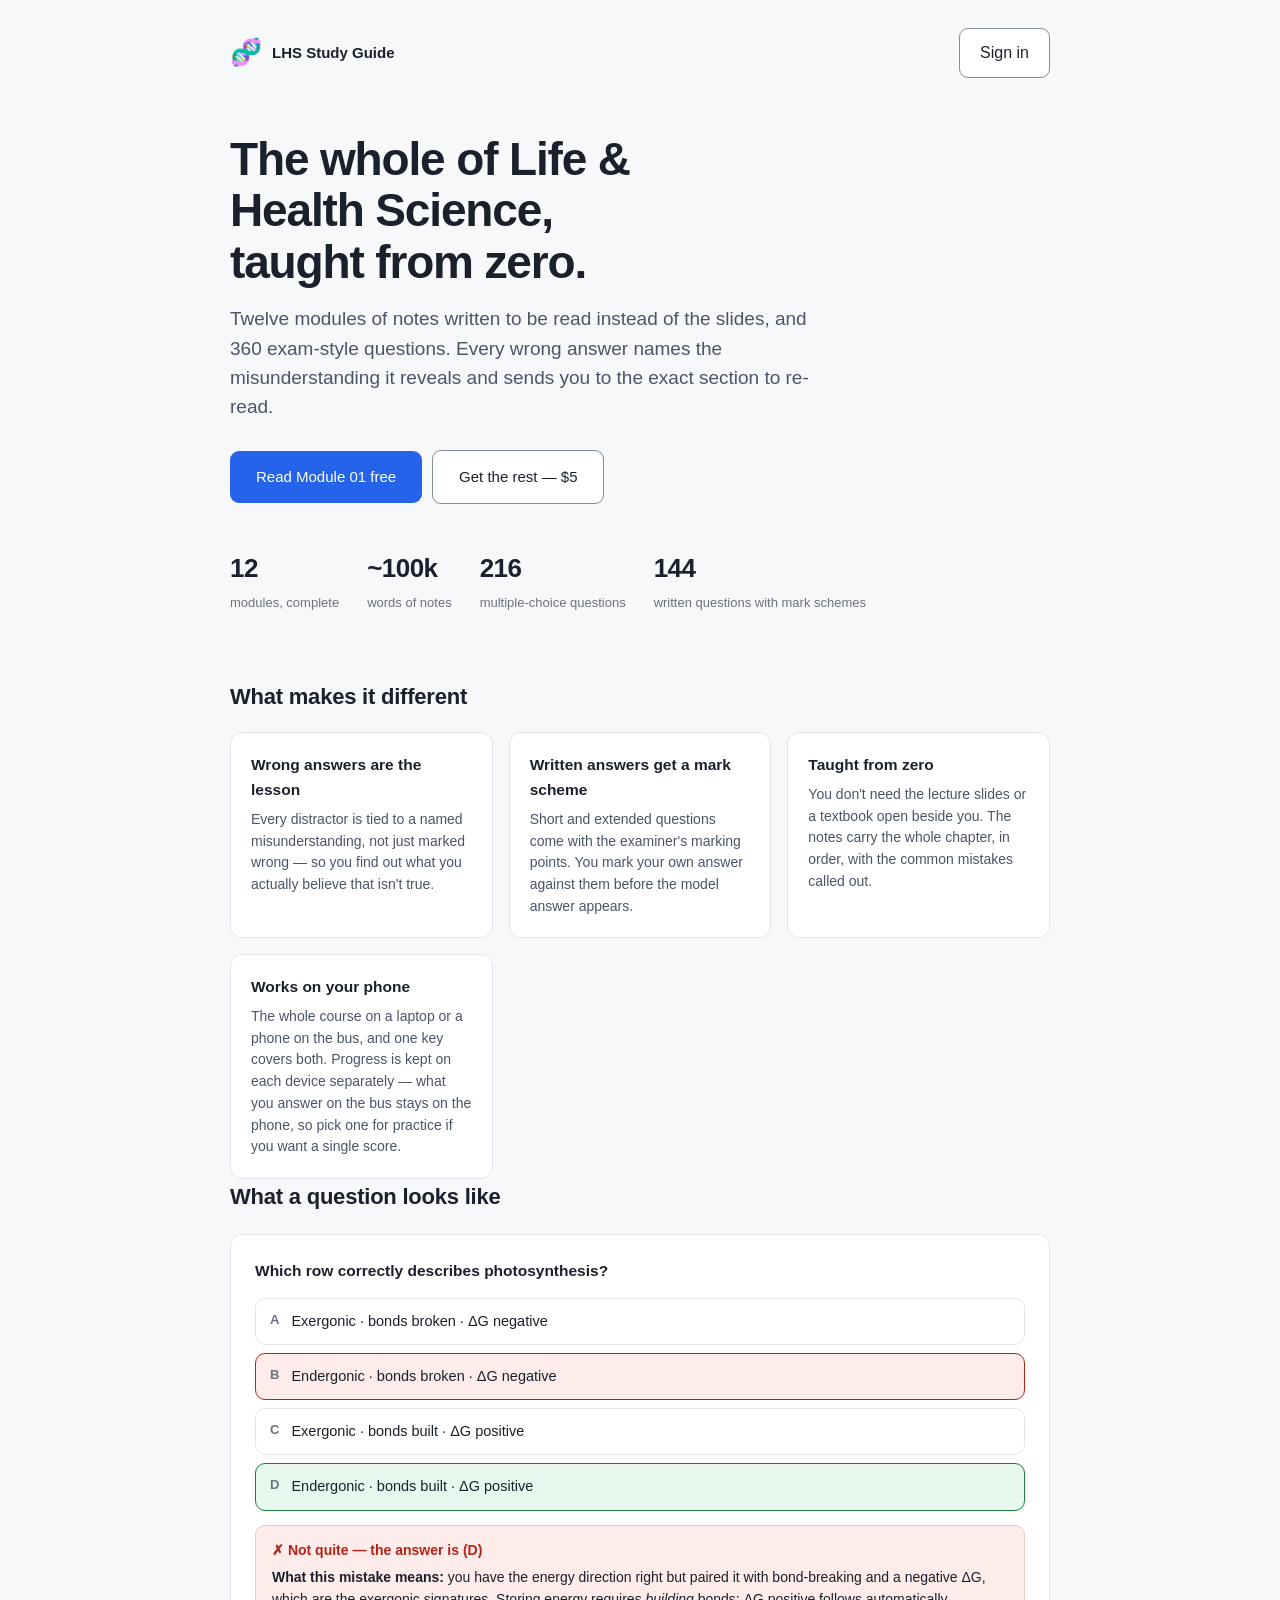
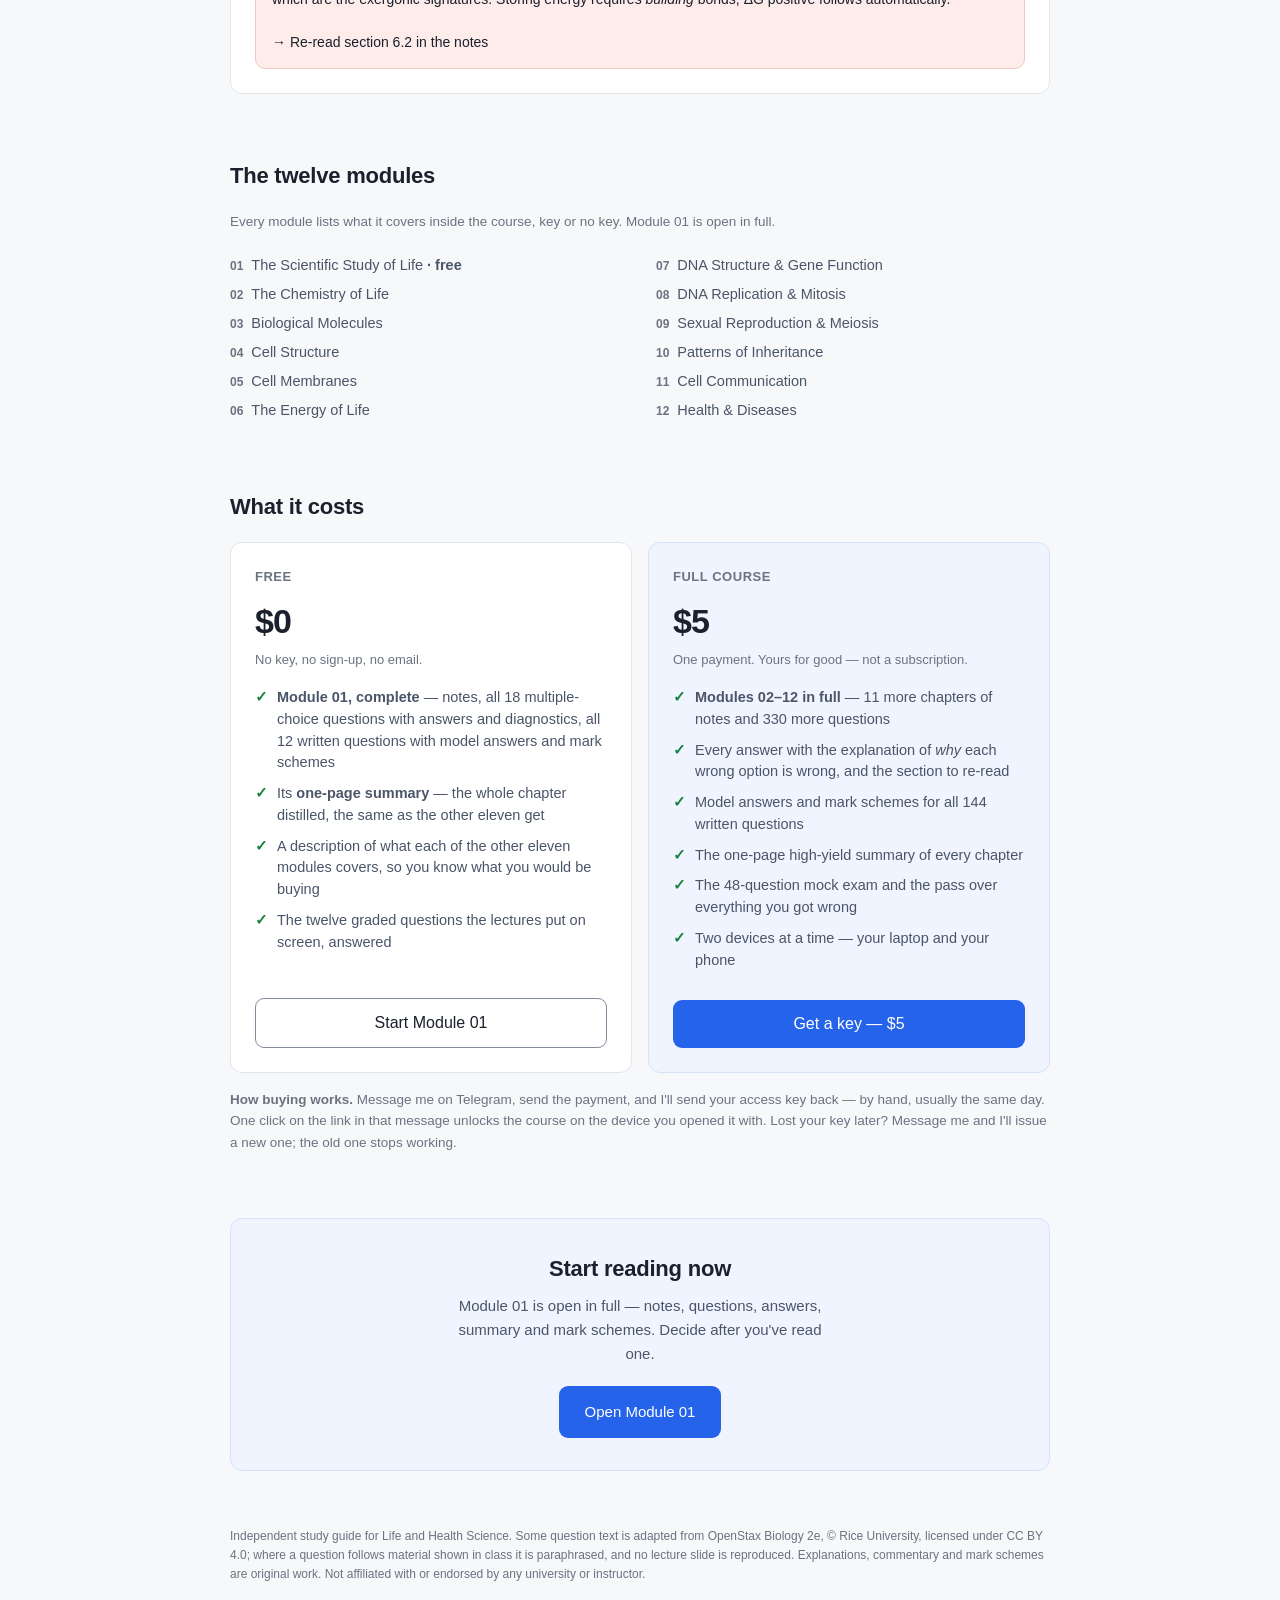
<file: index.html>
<!DOCTYPE html>
<html lang="en">
<head>
  <meta charset="UTF-8">
  <meta name="viewport" content="width=device-width, initial-scale=1.0">
  <title>Life &amp; Health Science — the whole course, taught from zero</title>
  <!-- The link-preview card. Generated: see apply-config.py. -->
  <!--gen:og--><meta property="og:type" content="website">
    <meta property="og:site_name" content="LHS Study Guide">
    <meta property="og:title" content="Life &amp; Health Science — the whole course, taught from zero">
    <meta property="og:description" content="Twelve modules of Life &amp; Health Science notes and 360 exam-style questions. Module 01 is free in full; the other eleven are $5 once. Every wrong answer tells you which misunderstanding it reveals and exactly what to re-read.">
    <meta property="og:url" content="https://danypak1.github.io/lhs/">
    <meta property="og:image" content="https://danypak1.github.io/lhs/og.png?v=46">
    <meta property="og:image:width" content="1200">
    <meta property="og:image:height" content="630">
    <meta property="og:image:alt" content="LHS Study Guide — Life &amp; Health Science">
    <meta name="twitter:card" content="summary_large_image">
    <meta name="twitter:title" content="Life &amp; Health Science — the whole course, taught from zero">
    <meta name="twitter:description" content="Twelve modules of Life &amp; Health Science notes and 360 exam-style questions. Module 01 is free in full; the other eleven are $5 once. Every wrong answer tells you which misunderstanding it reveals and exactly what to re-read.">
    <meta name="twitter:image" content="https://danypak1.github.io/lhs/og.png?v=46"><!--/gen-->
  <meta name="description" content="Twelve modules of Life &amp; Health Science notes and 360 exam-style questions. Module 01 is free in full; the other eleven are $5 once. Every wrong answer tells you which misunderstanding it reveals and exactly what to re-read.">
  <link rel="stylesheet" href="styles.css?v=46">
  <link rel="icon" href="data:image/svg+xml,<svg xmlns='http://www.w3.org/2000/svg' viewBox='0 0 100 100'><text y='.9em' font-size='90'>🧬</text></svg>">
  <!-- Honour the theme the student picked inside the app. In <head> and inline so
       the page never paints the wrong theme first. -->
  <script>
    /* This page used to be landing.html and the app used to be index.html; they
       swapped when the price moved to the front door. Anything still holding an
       old link — a bookmark, a message, an unlock link — arrives here with the
       app's hash, so hand it straight on rather than showing a sales page to
       someone who was trying to open a chapter. */
    if (/^#\/./.test(location.hash)) {
      location.replace("course.html" + location.hash);
    }
    try {
      var t = localStorage.getItem("lhs-theme");
      if (t && t !== "system") document.documentElement.setAttribute("data-theme", t);
    } catch (e) { /* private mode — fall back to the OS preference */ }
  </script>
  <style>
    /* Landing-only layout. It reuses the app's tokens, so it follows the same
       light/dark theme, but it has no sidebar and no app chrome. */
    body { background: var(--bg); }
    .lp { max-width: 900px; margin: 0 auto; padding: 28px clamp(20px, 5vw, 40px) 80px; }
    .lp-nav { display: flex; align-items: center; gap: 10px; margin-bottom: 56px; }
    .lp-nav strong { font-size: 15px; }
    .lp-nav .lp-actions { margin-left: auto; display: flex; gap: 10px; align-items: center; }
    .hero h1 {
      font-size: clamp(30px, 5.5vw, 46px);
      line-height: 1.12;
      letter-spacing: -0.025em;
      margin: 0 0 16px;
      max-width: 17ch;
    }
    .hero p.lede {
      font-size: clamp(16px, 2vw, 19px);
      line-height: 1.55;
      color: var(--ink-soft);
      max-width: 56ch;
      margin: 0 0 28px;
    }
    .hero .row-gap { margin-top: 0; align-items: center; }
    .btn.big { padding: 14px 26px; font-size: 15px; }
    .facts { display: flex; flex-wrap: wrap; gap: 28px; margin: 44px 0 64px; }
    .fact strong { display: block; font-size: 26px; letter-spacing: -0.02em; }
    .fact span { font-size: 13px; color: var(--ink-faint); }
    .lp h2 { font-size: 22px; letter-spacing: -0.01em; margin: 0 0 18px; }
    .feature-grid { display: grid; grid-template-columns: repeat(auto-fit, minmax(240px, 1fr)); gap: 16px; }
    .feature {
      background: var(--panel);
      border: 1px solid var(--line);
      border-radius: var(--radius);
      padding: 20px;
    }
    .feature h3 { margin: 0 0 6px; font-size: 15.5px; }
    .feature p { margin: 0; font-size: 14px; line-height: 1.55; color: var(--ink-soft); }
    .demo {
      background: var(--panel);
      border: 1px solid var(--line);
      border-radius: var(--radius);
      padding: 24px;
      margin: 20px 0 64px;
    }
    .demo .demo-q { font-weight: 600; font-size: 15.5px; margin: 0 0 14px; }
    .demo .demo-opt {
      border: 1.5px solid var(--line);
      border-radius: 10px;
      padding: 11px 14px;
      font-size: 14.5px;
      margin-bottom: 8px;
      display: flex;
      gap: 12px;
    }
    .demo .demo-opt .l { font-weight: 700; color: var(--ink-faint); font-size: 13px; }
    .demo .demo-opt.picked { border-color: var(--red); background: var(--red-soft); }
    .demo .demo-opt.right { border-color: var(--green); background: var(--green-soft); }
    .demo .demo-fb {
      background: var(--red-soft);
      border: 1px solid var(--red-line);
      border-radius: 10px;
      padding: 14px 16px;
      font-size: 14px;
      line-height: 1.55;
      margin-top: 14px;
    }
    .demo .demo-fb .v { font-weight: 700; color: var(--red); display: block; margin-bottom: 6px; }
    .module-list { columns: 2; column-gap: 32px; font-size: 14.5px; line-height: 2; margin: 0 0 64px; padding: 0; list-style: none; }
    .module-list li { break-inside: avoid; color: var(--ink-soft); }
    .module-list .n { color: var(--ink-faint); font-size: 12px; font-weight: 600; margin-right: 8px; }
    .cta {
      background: var(--accent-soft);
      border: 1px solid var(--accent-line);
      border-radius: var(--radius);
      padding: 32px;
      text-align: center;
    }
    .cta h2 { margin-bottom: 8px; }
    .cta p { color: var(--ink-soft); margin: 0 auto 20px; max-width: 46ch; font-size: 15px; }
    /* Pricing. Two panels: what costs nothing, and what the configured price buys. The free one
       comes first — a stranger has no reason to trust a price before they have
       read a word of the thing. */
    .price-grid { display: grid; grid-template-columns: repeat(auto-fit, minmax(260px, 1fr)); gap: 16px; margin-bottom: 16px; }
    .price-card {
      background: var(--panel);
      border: 1px solid var(--line);
      border-radius: var(--radius);
      padding: 24px;
      display: flex;
      flex-direction: column;
    }
    .price-card.paid { background: var(--accent-soft); border-color: var(--accent-line); }
    .price-card .tier { font-size: 13px; font-weight: 600; letter-spacing: 0.04em; text-transform: uppercase; color: var(--ink-faint); }
    .price-card .amount { font-size: 34px; letter-spacing: -0.03em; margin: 6px 0 2px; font-weight: 700; }
    .price-card .terms { font-size: 13px; color: var(--ink-faint); margin: 0 0 16px; }
    .price-card ul { margin: 0 0 20px; padding: 0; list-style: none; font-size: 14.5px; line-height: 1.5; }
    /* Not display:flex on the li: any <strong> or <em> inside the sentence would
       become a flex item of its own and break the line into columns. Absolute
       tick, ordinary text flow. */
    .price-card li { position: relative; padding-left: 22px; margin-bottom: 9px; color: var(--ink-soft); }
    .price-card li::before {
      content: "✓";
      position: absolute;
      left: 0;
      top: 0;
      color: var(--green);
      font-weight: 700;
    }
    .price-card .btn { margin-top: auto; text-align: center; }
    .buy-how { font-size: 13.5px; color: var(--ink-faint); line-height: 1.6; margin: 0 0 64px; }
    .lp-foot { margin-top: 56px; font-size: 12px; color: var(--ink-faint); line-height: 1.6; }
    @media (max-width: 640px) {
      .module-list { columns: 1; }
      .lp-nav { margin-bottom: 32px; }
      /* The page is read on a phone before it is read anywhere else. Full-width
         buttons, facts in a tidy 2×2 instead of a ragged wrap, and padding that
         clears the notch and the home indicator. */
      .lp {
        padding-left: max(20px, env(safe-area-inset-left));
        padding-right: max(20px, env(safe-area-inset-right));
        padding-bottom: calc(64px + env(safe-area-inset-bottom));
      }
      .hero .row-gap { display: grid; gap: 10px; }
      .hero .row-gap .btn { text-align: center; }
      .btn.big { padding: 15px 26px; }
      .facts { display: grid; grid-template-columns: 1fr 1fr; gap: 22px 16px; margin: 36px 0 52px; }
      .cta { padding: 26px 20px; }
      .price-card, .demo, .feature { padding: 18px; }
    }
  </style>
</head>
<body>
  <a class="skip-link" href="#lp-main">Skip to content</a>
  <div class="lp">
    <nav class="lp-nav" aria-label="Site">
      <span class="brand-icon">🧬</span>
      <strong>LHS Study Guide</strong>
      <span class="lp-actions">
        <a class="btn secondary" href="course.html#/login">Sign in</a>
      </span>
    </nav>

    <header class="hero" id="lp-main" tabindex="-1">
      <h1>The whole of Life &amp; Health Science, taught from zero.</h1>
      <p class="lede">Twelve modules of notes written to be read instead of the slides, and
        360 exam-style questions. Every wrong answer names the misunderstanding it reveals
        and sends you to the exact section to re-read.</p>
      <div class="row-gap">
        <a class="btn big" href="course.html#/ch01/learn">Read Module 01 free</a>
        <a class="btn secondary big" href="#price">Get the rest — $5</a>
      </div>
    </header>

    <div class="facts">
      <div class="fact"><strong>12</strong><span>modules, complete</span></div>
      <div class="fact"><strong>~100k</strong><span>words of notes</span></div>
      <div class="fact"><strong>216</strong><span>multiple-choice questions</span></div>
      <div class="fact"><strong>144</strong><span>written questions with mark schemes</span></div>
    </div>

    <h2>What makes it different</h2>
    <div class="feature-grid">
      <div class="feature">
        <h3>Wrong answers are the lesson</h3>
        <p>Every distractor is tied to a named misunderstanding, not just marked wrong — so
          you find out what you actually believe that isn't true.</p>
      </div>
      <div class="feature">
        <h3>Written answers get a mark scheme</h3>
        <p>Short and extended questions come with the examiner's marking points. You mark
          your own answer against them before the model answer appears.</p>
      </div>
      <div class="feature">
        <h3>Taught from zero</h3>
        <p>You don't need the lecture slides or a textbook open beside you. The notes carry
          the whole chapter, in order, with the common mistakes called out.</p>
      </div>
      <div class="feature">
        <h3>Works on your phone</h3>
        <p>The whole course on a laptop or a phone on the bus, and one key covers both.
          Progress is kept on each device separately — what you answer on the bus stays on
          the phone, so pick one for practice if you want a single score.</p>
      </div>
    </div>

    <h2>What a question looks like</h2>
    <div class="demo">
      <p class="demo-q">Which row correctly describes photosynthesis?</p>
      <div class="demo-opt"><span class="l">A</span><span>Exergonic · bonds broken · ΔG negative</span></div>
      <div class="demo-opt picked"><span class="l">B</span><span>Endergonic · bonds broken · ΔG negative</span></div>
      <div class="demo-opt"><span class="l">C</span><span>Exergonic · bonds built · ΔG positive</span></div>
      <div class="demo-opt right"><span class="l">D</span><span>Endergonic · bonds built · ΔG positive</span></div>
      <div class="demo-fb">
        <span class="v">✗ Not quite — the answer is (D)</span>
        <strong>What this mistake means:</strong> you have the energy direction right but paired
        it with bond-breaking and a negative ΔG, which are the exergonic signatures. Storing
        energy requires <em>building</em> bonds; ΔG positive follows automatically.
        <br><br>→ Re-read section 6.2 in the notes
      </div>
    </div>

    <h2>The twelve modules</h2>
    <p class="buy-how" style="margin-bottom:18px">Every module lists what it covers inside the
      course, key or no key. Module 01 is open in full.</p>
    <ul class="module-list">
      <li><span class="n">01</span>The Scientific Study of Life <strong>· free</strong></li>
      <li><span class="n">02</span>The Chemistry of Life</li>
      <li><span class="n">03</span>Biological Molecules</li>
      <li><span class="n">04</span>Cell Structure</li>
      <li><span class="n">05</span>Cell Membranes</li>
      <li><span class="n">06</span>The Energy of Life</li>
      <li><span class="n">07</span>DNA Structure &amp; Gene Function</li>
      <li><span class="n">08</span>DNA Replication &amp; Mitosis</li>
      <li><span class="n">09</span>Sexual Reproduction &amp; Meiosis</li>
      <li><span class="n">10</span>Patterns of Inheritance</li>
      <li><span class="n">11</span>Cell Communication</li>
      <li><span class="n">12</span>Health &amp; Diseases</li>
    </ul>

    <h2 id="price">What it costs</h2>
    <div class="price-grid">
      <div class="price-card">
        <span class="tier">Free</span>
        <span class="amount">$0</span>
        <p class="terms">No key, no sign-up, no email.</p>
        <ul>
          <li><strong>Module 01, complete</strong> — notes, all 18 multiple-choice questions
            with answers and diagnostics, all 12 written questions with model answers and
            mark schemes</li>
          <li>Its <strong>one-page summary</strong> — the whole chapter distilled, the same as
            the other eleven get</li>
          <li>A description of what each of the other eleven modules covers, so you know what
            you would be buying</li>
          <li>The twelve graded questions the lectures put on screen, answered</li>
        </ul>
        <a class="btn secondary" href="course.html#/ch01/learn">Start Module 01</a>
      </div>
      <div class="price-card paid">
        <span class="tier">Full course</span>
        <span class="amount">$5</span>
        <p class="terms">One payment. Yours for good — not a subscription.</p>
        <ul>
          <li><strong>Modules 02–12 in full</strong> — 11 more chapters of notes and 330 more
            questions</li>
          <li>Every answer with the explanation of <em>why</em> each wrong option is wrong,
            and the section to re-read</li>
          <li>Model answers and mark schemes for all 144 written questions</li>
          <li>The one-page high-yield summary of every chapter</li>
          <li>The 48-question mock exam and the pass over everything you got wrong</li>
          <li>Two devices at a time — your laptop and your phone</li>
        </ul>
        <a class="btn" href="https://t.me/danypak?text=Hi%21%20I%27d%20like%20a%20key%20for%20LHS%20Study%20Guide%20%28%245%29." target="_blank" rel="noopener">Get a key — $5</a>
      </div>
    </div>
    <p class="buy-how">
      <strong>How buying works.</strong> Message me on Telegram, send the payment, and I'll send
      your access key back — by hand, usually the same day. One click on the link in that message
      unlocks the course on the device you opened it with. Lost your key later? Message me and
      I'll issue a new one; the old one stops working.
    </p>

    <div class="cta">
      <h2>Start reading now</h2>
      <p>Module 01 is open in full — notes, questions, answers, summary and mark schemes.
        Decide after you've read one.</p>
      <a class="btn big" href="course.html#/ch01/learn">Open Module 01</a>
    </div>

    <p class="lp-foot">
      <!--gen:attribution-->Independent study guide for Life and Health Science. Some question text is adapted from OpenStax Biology 2e, © Rice University, licensed under CC BY 4.0; where a question follows material shown in class it is paraphrased, and no lecture slide is reproduced. Explanations, commentary and mark schemes are original work. Not affiliated with or endorsed by any university or instructor.<!--/gen-->
    </p>
  </div>
  <!--gen:beacon--><script>
    /* Two counts, no identity: the page was opened, and a link to the
       chat was followed. Once per browser session, never awaited, and
       wrapped so that a counter can never break the page it measures. */
    (function () {
      var W = "https://lhs-api.danypak.workers.dev", C = "lhs";
      function ping(kind) {
        try {
          var k = "beacon:" + C + ":" + kind;
          if (sessionStorage.getItem(k)) return;
          sessionStorage.setItem(k, "1");
        } catch (e) { /* private mode: count it, do not dedupe it */ }
        try {
          fetch(W + "/beacon", { method: "POST",
            headers: { "Content-Type": "application/json" },
            body: JSON.stringify({ course: C, kind: kind, surface: "landing" }),
            keepalive: true }).catch(function () {});
        } catch (e) {}
      }
      ping("visit");
      document.addEventListener("click", function (e) {
        var a = e.target.closest && e.target.closest('a[href*="t.me/"]');
        if (a) ping("buy_click");
      }, true);
    }());
  </script><!--/gen-->
</body>
</html>
</file>
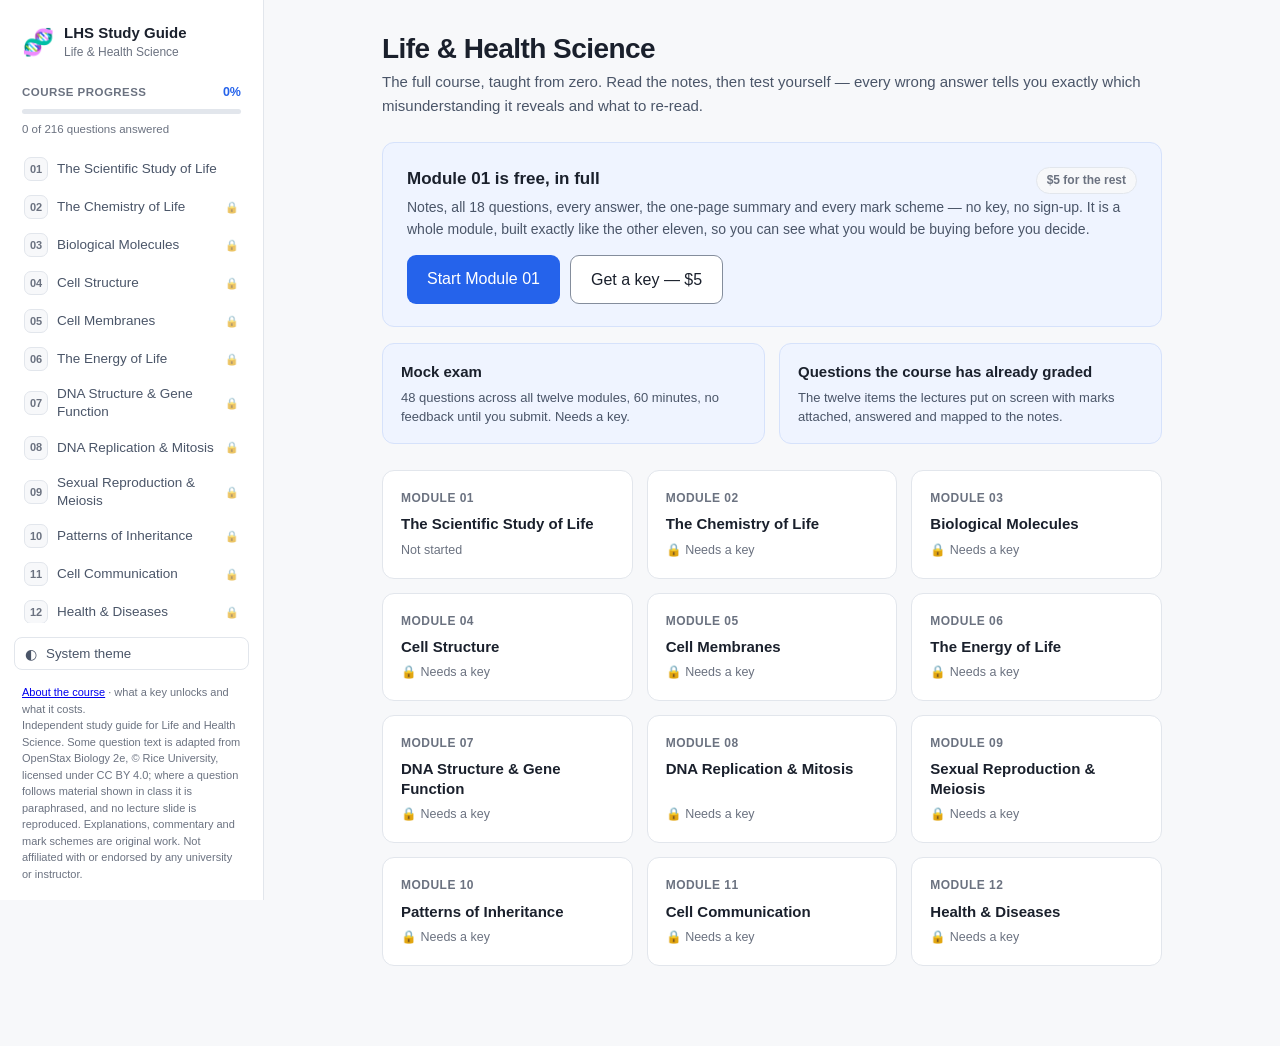
<file: course.html>
<!DOCTYPE html>
<html lang="en">
<head>
  <meta charset="UTF-8">
  <meta name="viewport" content="width=device-width, initial-scale=1.0">
  <title>LHS Study Guide — Interactive</title>
  <!-- The link-preview card. Generated: see apply-config.py. -->
  <!--gen:og--><meta property="og:type" content="website">
    <meta property="og:site_name" content="LHS Study Guide">
    <meta property="og:title" content="Life &amp; Health Science — the whole course, taught from zero">
    <meta property="og:description" content="Twelve modules of Life &amp; Health Science notes and 360 exam-style questions. Module 01 is free in full; the other eleven are $5 once. Every wrong answer tells you which misunderstanding it reveals and exactly what to re-read.">
    <meta property="og:url" content="https://danypak1.github.io/lhs/">
    <meta property="og:image" content="https://danypak1.github.io/lhs/og.png?v=46">
    <meta property="og:image:width" content="1200">
    <meta property="og:image:height" content="630">
    <meta property="og:image:alt" content="LHS Study Guide — Life &amp; Health Science">
    <meta name="twitter:card" content="summary_large_image">
    <meta name="twitter:title" content="Life &amp; Health Science — the whole course, taught from zero">
    <meta name="twitter:description" content="Twelve modules of Life &amp; Health Science notes and 360 exam-style questions. Module 01 is free in full; the other eleven are $5 once. Every wrong answer tells you which misunderstanding it reveals and exactly what to re-read.">
    <meta name="twitter:image" content="https://danypak1.github.io/lhs/og.png?v=46"><!--/gen-->
  <!-- ?v= is a cache buster. BUMP IT on every deploy, or returning students keep the
       old JS/CSS and newly published modules stay invisible to them. -->
  <link rel="stylesheet" href="styles.css?v=46">
  <link rel="icon" href="data:image/svg+xml,<svg xmlns='http://www.w3.org/2000/svg' viewBox='0 0 100 100'><text y='.9em' font-size='90'>🧬</text></svg>">
</head>
<body>
  <button class="skip-link" id="skip-link">Skip to content</button>
  <!-- Mobile only (<900px). On desktop the sidebar is always visible and this bar
       is display:none, so the same nav markup serves both layouts. -->
  <header class="topbar">
    <button class="icon-btn" id="nav-toggle" aria-label="Open module list"
            aria-expanded="false" aria-controls="sidebar">
      <svg viewBox="0 0 24 24" aria-hidden="true"><path d="M3 6h18M3 12h18M3 18h18"/></svg>
    </button>
    <a class="topbar-title" id="topbar-title" href="#/">LHS Study Guide</a>
    <a class="topbar-ring" id="topbar-ring" href="#/" title="Course progress"><span></span></a>
  </header>
  <div class="scrim" id="scrim" hidden></div>
  <div class="layout">
    <aside class="sidebar" id="sidebar" aria-label="Modules">
      <a class="brand" href="#/">
        <span class="brand-icon">🧬</span>
        <span>
          <strong>LHS Study Guide</strong>
          <small>Life &amp; Health Science</small>
        </span>
      </a>
      <div id="course-progress" class="course-progress"></div>
      <nav id="module-nav"></nav>
      <button class="theme-toggle" id="theme-toggle">
        <span class="theme-ico" id="theme-ico" aria-hidden="true">◐</span>
        <span id="theme-label">System theme</span>
      </button>
      <div class="sidebar-foot">
        <a href="index.html">About the course</a> · what a key unlocks and what it costs.<br>
        <!--gen:attribution-->Independent study guide for Life and Health Science. Some question text is adapted from OpenStax Biology 2e, © Rice University, licensed under CC BY 4.0; where a question follows material shown in class it is paraphrased, and no lecture slide is reproduced. Explanations, commentary and mark schemes are original work. Not affiliated with or endorsed by any university or instructor.<!--/gen-->
      </div>
    </aside>
    <main class="main" id="main" tabindex="-1"></main>
  </div>
  <!-- Printing hides the sidebar, and the sidebar held the only attribution on the
       page — so every chapter a student printed carried none. CC BY asks for the
       credit to travel with the copy, and the printed copy is the one that gets
       passed around. Screen-hidden, print-only. -->
  <div class="print-credit">
    <!--gen:attribution-->Independent study guide for Life and Health Science. Some question text is adapted from OpenStax Biology 2e, © Rice University, licensed under CC BY 4.0; where a question follows material shown in class it is paraphrased, and no lecture slide is reproduced. Explanations, commentary and mark schemes are original work. Not affiliated with or endorsed by any university or instructor.<!--/gen-->
  </div>
  <script src="md.js?v=46"></script>
  <script src="api.js?v=46"></script>
  <script src="app.js?v=46"></script>
</body>
</html>
</file>
<file: styles.css>
/* ---------- design tokens ----------
 * Every colour goes through a variable so the dark theme is a second token set
 * and nothing else. The three DARK blocks below must stay in sync: one for the
 * OS preference, one for the explicit toggle. */
:root {
  color-scheme: light;

  --bg: #f7f8fa;
  --panel: #ffffff;
  --ink: #1a202c;
  --ink-soft: #4a5568;
  /* was #8a94a3 — 3.0:1 on white, below the 4.5:1 WCAG AA floor for text */
  --ink-faint: #6b7280;
  --line: #e2e6ec;
  /* --line is a divider between blocks of text and may stay a hairline. The
     edge of a *control* — the key field, the answer box, a quiz option — is
     what tells a low-vision student where to type or click, and WCAG 1.4.11
     puts that at 3:1. --line measured 1.18:1 on --bg. Use --line-ui on
     anything the student operates, --line on anything that only separates. */
  --line-ui: #848d9c;

  --accent: #2563eb;
  --accent-soft: #eff4ff;
  --accent-line: #d6e2fb;
  --on-accent: #ffffff;

  --green: #16803c;
  --green-soft: #e8f7ee;
  --green-line: #bfe6cd;
  --red: #b42318;
  --red-soft: #fdecea;
  --red-line: #f2c8c3;
  --amber: #92600a;
  --amber-soft: #fdf3dd;
  --amber-line: #e8d3a2;

  --code-bg: #f1f3f7;
  --scrim: rgba(15, 23, 42, .45);
  --shadow-drawer: 0 0 40px rgba(15, 23, 42, .18);
  --shadow-card: 0 2px 12px rgba(37, 99, 235, .08);

  --radius: 12px;
  --sidebar-w: 264px;
  --topbar-h: 56px;

  /* Where the two sticky bands park. On desktop there is no top bar, so the tab
     bar sits at 0; on mobile everything shifts down by the top bar. Keeping the
     offsets in variables is what stops the quiz bar from drifting under the tab
     bar every time either band's padding changes. */
  --bar-top: 0px;
  --quiz-top: 62px;
}

@media (max-width: 899px) {
  :root {
    --bar-top: var(--topbar-h);
    --quiz-top: 122px;
  }
}

@media (prefers-color-scheme: dark) {
  :root:not([data-theme="light"]) {
    color-scheme: dark;

    --bg: #0f1419;
    --panel: #161b22;
    --ink: #e6edf3;
    --ink-soft: #b3bdc9;
    --ink-faint: #8b96a5;
    --line: #2a323d;
    --line-ui: #616d7c;

    --accent: #6ea8fe;
    --accent-soft: #172033;
    --accent-line: #2c4a7c;
    /* dark text on the light-blue button — white on #6ea8fe is only ~2.5:1 */
    --on-accent: #0b1220;

    --green: #57d98a;
    --green-soft: #11261a;
    --green-line: #1f5133;
    --red: #ff9c94;
    --red-soft: #2a1417;
    --red-line: #5c2a26;
    --amber: #f0b429;
    --amber-soft: #2a2110;
    --amber-line: #5a4413;

    --code-bg: #1c232c;
    --scrim: rgba(0, 0, 0, .6);
    --shadow-drawer: 0 0 40px rgba(0, 0, 0, .5);
    --shadow-card: 0 2px 12px rgba(110, 168, 254, .12);
  }
}

:root[data-theme="dark"] {
  color-scheme: dark;

  --bg: #0f1419;
  --panel: #161b22;
  --ink: #e6edf3;
  --ink-soft: #b3bdc9;
  --ink-faint: #8b96a5;
  --line: #2a323d;
  --line-ui: #616d7c;

  --accent: #6ea8fe;
  --accent-soft: #172033;
  --accent-line: #2c4a7c;
  --on-accent: #0b1220;

  --green: #57d98a;
  --green-soft: #11261a;
  --green-line: #1f5133;
  --red: #ff9c94;
  --red-soft: #2a1417;
  --red-line: #5c2a26;
  --amber: #f0b429;
  --amber-soft: #2a2110;
  --amber-line: #5a4413;

  --code-bg: #1c232c;
  --scrim: rgba(0, 0, 0, .6);
  --shadow-drawer: 0 0 40px rgba(0, 0, 0, .5);
  --shadow-card: 0 2px 12px rgba(110, 168, 254, .12);
}

* { box-sizing: border-box; }

/* Sixteen tab stops sit between the top of the page and the content on desktop
   (brand, twelve module links, theme toggle, two footer links). Off-screen
   until focused, first in the tab order. */
.skip-link {
  position: absolute;
  left: 8px;
  top: -60px;
  border: 0;
  font: inherit;
  font-size: 15px;
  cursor: pointer;
  z-index: 60;
  padding: 10px 16px;
  border-radius: 0 0 9px 9px;
  background: var(--accent);
  color: var(--on-accent);
  font-weight: 600;
  text-decoration: none;
  transition: top .12s;
}
.skip-link:focus { top: 0; }
/* The focus targets are containers, not controls: a ring around the whole
   screen is noise, and the point of focusing them is the announcement. */
#main:focus, #lp-main:focus, #feedback:focus { outline: none; }

/* Deep links from quiz feedback land on a heading — keep it clear of the
   sticky tab bar (and, on mobile, the top bar above it). */
html { scroll-padding-top: calc(var(--quiz-top) + 34px); }

html, body {
  margin: 0;
  padding: 0;
  background: var(--bg);
  color: var(--ink);
  font: 16px/1.6 -apple-system, BlinkMacSystemFont, "Segoe UI", Roboto, "Helvetica Neue", Arial, sans-serif;
  -webkit-font-smoothing: antialiased;
  /* Safari inflates body text in landscape unless told not to, which reflowed
     the notes to a different width in each orientation. */
  -webkit-text-size-adjust: 100%;
}

/* Touch devices get no :hover, so without this a tap on an option or a nav row
   gives no feedback at all until the screen re-renders — and Safari's default
   grey flash lands on the wrong box. */
body { -webkit-tap-highlight-color: transparent; }

.layout { display: flex; min-height: 100vh; }

/* ---------- mobile top bar (hidden ≥900px) ---------- */
.topbar {
  display: none;
  position: sticky;
  top: 0;
  z-index: 30;
  align-items: center;
  gap: 12px;
  height: 56px;
  padding: 0 12px;
  background: var(--panel);
  border-bottom: 1px solid var(--line);
}
.icon-btn {
  flex-shrink: 0;
  width: 40px; height: 40px;
  display: grid;
  place-items: center;
  border: 1px solid var(--line-ui);
  border-radius: 10px;
  background: var(--panel);
  color: var(--ink-soft);
  cursor: pointer;
  padding: 0;
}
.icon-btn svg { width: 20px; height: 20px; fill: none; stroke: currentColor; stroke-width: 2; stroke-linecap: round; }
.topbar-title {
  flex: 1;
  min-width: 0;
  font-size: 14.5px;
  font-weight: 600;
  color: var(--ink);
  text-decoration: none;
  white-space: nowrap;
  overflow: hidden;
  text-overflow: ellipsis;
}
/* Course-progress ring. --p (0–100) is set from JS. */
.topbar-ring {
  flex-shrink: 0;
  position: relative;
  width: 32px; height: 32px;
  border-radius: 50%;
  display: grid;
  place-items: center;
  background: conic-gradient(var(--accent) calc(var(--p, 0) * 1%), var(--line) 0);
}
/* A 32px ring is the right size to look at and the wrong size to hit. The
   pseudo-element widens the target to 44px without thickening the ring. */
.topbar-ring::after { content: ""; position: absolute; inset: -6px; border-radius: 50%; }
.topbar-ring span {
  width: 24px; height: 24px;
  border-radius: 50%;
  background: var(--panel);
  display: block;
}

.scrim {
  position: fixed;
  inset: 0;
  z-index: 35;
  background: var(--scrim);
}
.scrim[hidden] { display: none; }

/* ---------- sidebar ---------- */
.sidebar {
  width: var(--sidebar-w);
  flex-shrink: 0;
  background: var(--panel);
  border-right: 1px solid var(--line);
  padding: 18px 14px;
  display: flex;
  flex-direction: column;
  gap: 14px;
  position: sticky;
  top: 0;
  height: 100vh;
  overflow: hidden;
}

.brand {
  display: flex;
  gap: 10px;
  align-items: center;
  text-decoration: none;
  color: var(--ink);
  padding: 4px 8px;
}
.brand-icon { font-size: 26px; }
.brand strong { display: block; font-size: 15px; line-height: 1.25; }
.brand small { display: block; color: var(--ink-faint); font-size: 12px; }

.course-progress { padding: 0 8px; }
.cp-head {
  display: flex;
  justify-content: space-between;
  align-items: baseline;
  font-size: 11.5px;
  font-weight: 600;
  letter-spacing: .04em;
  text-transform: uppercase;
  color: var(--ink-faint);
  margin-bottom: 7px;
}
.cp-head .cp-pct { color: var(--accent); font-size: 12.5px; letter-spacing: 0; }
.course-progress .progress-track { height: 5px; margin-bottom: 7px; }
.cp-sub { margin: 0; font-size: 11.5px; line-height: 1.45; color: var(--ink-faint); }

/* Only the module list scrolls, so the attribution stays pinned at the bottom
   instead of being clipped once the progress block is added above it. */
/* overscroll-behavior: flicking the module list to its end used to hand the
   scroll on to the page underneath the drawer. */
#module-nav {
  display: flex; flex-direction: column; gap: 2px;
  flex: 1; min-height: 0; overflow-y: auto; overscroll-behavior: contain;
}

.nav-item {
  display: flex;
  align-items: center;
  gap: 9px;
  padding: 6px 10px;
  border-radius: 8px;
  text-decoration: none;
  color: var(--ink-soft);
  font-size: 13.5px;
  line-height: 1.35;
}
.nav-item .num {
  flex-shrink: 0;
  width: 24px; height: 24px;
  border-radius: 7px;
  background: var(--bg);
  border: 1px solid var(--line);
  display: grid;
  place-items: center;
  font-size: 11px;
  font-weight: 600;
  color: var(--ink-faint);
}
.nav-item.active { background: var(--accent-soft); color: var(--accent); font-weight: 600; }
.nav-item.active .num { background: var(--accent); border-color: var(--accent); color: var(--on-accent); }
.nav-item.enabled:hover { background: var(--bg); }
.nav-item.locked { color: var(--ink-faint); cursor: default; }
.nav-item .nav-label { flex: 1; min-width: 0; }
.nav-item .nav-stat {
  flex-shrink: 0;
  font-size: 11.5px;
  font-weight: 600;
  color: var(--ink-faint);
  font-variant-numeric: tabular-nums;
}
.nav-item .nav-stat.done { color: var(--green); }
/* A module that needs a key. Not `.locked` — that means "not written yet" and
   dims the row to unclickable. These are clickable and lead to the summary and
   the offer, so the padlock marks them without hiding them. */
.nav-item .nav-lock { flex-shrink: 0; font-size: 11px; opacity: 0.65; }

.theme-toggle {
  margin-top: auto;
  display: flex;
  align-items: center;
  gap: 9px;
  width: 100%;
  padding: 8px 10px;
  border: 1px solid var(--line);
  border-radius: 8px;
  background: var(--panel);
  color: var(--ink-soft);
  font: 500 12.5px/1.3 inherit;
  font-family: inherit;
  cursor: pointer;
  text-align: left;
}
.theme-toggle:hover { background: var(--bg); color: var(--ink); }
.theme-ico { font-size: 14px; line-height: 1; }

.sidebar-foot {
  font-size: 11px;
  color: var(--ink-faint);
  line-height: 1.5;
  padding: 0 8px;
}

/* ---------- main ---------- */
.main { flex: 1; min-width: 0; padding: 32px clamp(20px, 5vw, 64px) 80px; }
.page { max-width: 780px; margin: 0 auto; }
/* The Learn tab needs room for the contents column beside the article. */
.page.wide { max-width: 1080px; }

.crumbs { font-size: 13px; color: var(--ink-faint); margin-bottom: 6px; }
.crumbs a { color: var(--ink-faint); text-decoration: none; }
.crumbs a:hover { color: var(--accent); }

h1.page-title { font-size: 28px; line-height: 1.2; margin: 0 0 4px; letter-spacing: -0.02em; }
.page-sub { color: var(--ink-soft); margin: 0 0 24px; font-size: 15px; }

/* tabs — the band sticks to the top so students can switch Learn/Practice/Summary
   without scrolling back up a 9,000-word chapter. On mobile it parks under the
   56px top bar. The band needs its own background or content shows through. */
.tabbar {
  position: sticky;
  top: var(--bar-top);
  z-index: 15;
  background: var(--bg);
  padding: 10px 0 16px;
  margin-bottom: 12px;
}
.tabs {
  display: flex;
  gap: 4px;
  border: 1px solid var(--line);
  background: var(--panel);
  padding: 4px;
  border-radius: 10px;
  width: fit-content;
}
.tab {
  display: flex;
  align-items: center;
  gap: 7px;
  border: 0;
  background: transparent;
  padding: 7px 16px;
  border-radius: 7px;
  font-size: 14px;
  font-weight: 500;
  color: var(--ink-soft);
  cursor: pointer;
  font-family: inherit;
}
.ico {
  width: 16px;
  height: 16px;
  flex-shrink: 0;
  fill: none;
  stroke: currentColor;
  stroke-width: 1.8;
  stroke-linecap: round;
  stroke-linejoin: round;
}
.tab.active { background: var(--accent); color: var(--on-accent); }
.tab:not(.active):hover { background: var(--bg); }

/* cards */
.card {
  background: var(--panel);
  border: 1px solid var(--line);
  border-radius: var(--radius);
  padding: 22px 24px;
  margin-bottom: 16px;
}
.card h3 { margin: 0 0 4px; font-size: 17px; }
.card .muted { color: var(--ink-soft); font-size: 14px; margin: 0; }
.card-head { display: flex; align-items: baseline; justify-content: space-between; gap: 12px; }

/* small layout utilities — these replaced inline style="" in app.js */
.row-gap { margin-top: 14px; display: flex; gap: 10px; flex-wrap: wrap; }
.stack-top { margin-top: 16px; }

.pill {
  flex-shrink: 0;
  font-size: 12px;
  font-weight: 700;
  padding: 3px 10px;
  border-radius: 99px;
  background: var(--bg);
  border: 1px solid var(--line);
  color: var(--ink-faint);
  font-variant-numeric: tabular-nums;
}
.pill.done { background: var(--green-soft); border-color: var(--green-line); color: var(--green); }

/* "pick up where you left off" — the one thing a returning student wants */
.resume-card {
  display: flex;
  align-items: center;
  gap: 14px;
  background: var(--accent-soft);
  border: 1px solid var(--accent-line);
  border-radius: var(--radius);
  padding: 16px 20px;
  margin-bottom: 22px;
  text-decoration: none;
  color: var(--ink);
}
.resume-card:hover { border-color: var(--accent); }
.resume-card .r-icon { font-size: 22px; flex-shrink: 0; }
.resume-card .r-label {
  display: block;
  font-size: 11.5px;
  font-weight: 700;
  letter-spacing: .05em;
  text-transform: uppercase;
  color: var(--accent);
  margin-bottom: 2px;
}
.resume-card .r-what { font-weight: 600; font-size: 15px; line-height: 1.35; }
.resume-card .r-go { margin-left: auto; color: var(--accent); font-weight: 700; flex-shrink: 0; }

/* Course-wide tools (mock exam, mistakes pass). Deliberately not module cards:
   they sit above the twelve and must not read as a thirteenth chapter. */
.tool-grid {
  display: grid;
  grid-template-columns: repeat(auto-fit, minmax(260px, 1fr));
  gap: 14px;
  margin-bottom: 26px;
}
.tool-card {
  display: flex;
  flex-direction: column;
  gap: 5px;
  padding: 16px 18px;
  border: 1px solid var(--accent-line);
  border-radius: var(--radius);
  background: var(--accent-soft);
  text-decoration: none;
  color: var(--ink);
  transition: border-color .15s, box-shadow .15s;
}
.tool-card:hover { border-color: var(--accent); box-shadow: var(--shadow-card); }
.tool-card .tool-title { font-weight: 700; font-size: 15px; }
.tool-card .tool-sub { font-size: 13px; line-height: 1.45; color: var(--ink-soft); }

/* exam */
.exam-rules { margin: 12px 0 20px; padding-left: 20px; display: flex; flex-direction: column; gap: 8px; }
.exam-rules li { font-size: 14.5px; line-height: 1.5; color: var(--ink-soft); }
.exam-clock {
  margin-left: 14px;
  font-variant-numeric: tabular-nums;
  font-weight: 700;
  font-size: 14px;
  color: var(--ink-soft);
  padding: 2px 9px;
  border: 1px solid var(--line);
  border-radius: 7px;
}
.exam-clock.low { color: var(--red); border-color: var(--red-line); background: var(--red-soft); }
.card.notice { border-color: var(--amber-line); background: var(--amber-soft); font-weight: 500; }
.exam-row { text-decoration: none; color: inherit; }
.exam-row:hover .t-name { color: var(--accent); }
.exam-row .t-name { width: 210px; }
@media (max-width: 599px) {
  .exam-row { flex-wrap: wrap; }
  .exam-row .t-name { width: 100%; }
}
.empty-card h3 { margin-bottom: 6px; }
.empty-card .row-gap { margin-top: 16px; }

.module-grid { display: grid; grid-template-columns: repeat(auto-fill, minmax(230px, 1fr)); gap: 14px; }
.module-card {
  background: var(--panel);
  border: 1px solid var(--line);
  border-radius: var(--radius);
  padding: 18px;
  text-decoration: none;
  color: var(--ink);
  display: flex;
  flex-direction: column;
  gap: 6px;
  transition: border-color .15s, box-shadow .15s;
}
.module-card.enabled:hover { border-color: var(--accent); box-shadow: var(--shadow-card); }
/* Locked used to be opacity: .5, which took the title to 2.4:1. The padlock
   and the recessed panel say the same thing without dimming the text. */
.module-card.locked { background: var(--bg); border-color: var(--line-ui); cursor: default; }
.module-card .mod-num { font-size: 12px; font-weight: 600; color: var(--ink-faint); letter-spacing: .04em; }
.module-card .mod-title { font-weight: 600; font-size: 15px; line-height: 1.3; }
.module-card .mod-status { font-size: 12.5px; color: var(--ink-faint); margin-top: auto; }
.module-card .mod-status.done { color: var(--green); font-weight: 500; }
.module-card .mod-status.doing { color: var(--accent); font-weight: 500; }

/* buttons */
.btn {
  display: inline-block;
  border: 0;
  background: var(--accent);
  color: var(--on-accent);
  font: 600 14px/1 inherit;
  font-family: inherit;
  padding: 11px 20px;
  border-radius: 9px;
  cursor: pointer;
  text-decoration: none;
}
.btn:hover { filter: brightness(1.08); }
.btn.secondary {
  background: var(--panel);
  color: var(--ink);
  border: 1px solid var(--line-ui);
}
.btn.secondary:hover { background: var(--bg); filter: none; }
.btn:disabled { opacity: .5; cursor: default; }

/* ---------- quiz ---------- */
/* While a quiz is running the module heading is dead weight — the tab bar stays
   as the way out, everything else gives its height to the question. */
.page.quiz-mode .crumbs,
.page.quiz-mode .page-title,
.page.quiz-mode .module-sub { display: none; }
.page.quiz-mode .tabbar { padding-top: 14px; }

.quiz-bar {
  position: sticky;
  top: var(--quiz-top);
  z-index: 12;
  background: var(--bg);
  padding-bottom: 14px;
}

.quiz-top {
  display: flex;
  align-items: center;
  gap: 12px;
  margin-bottom: 10px;
  font-size: 13px;
  color: var(--ink-soft);
}
.quiz-top .q-count { margin-left: auto; font-variant-numeric: tabular-nums; }
.flag-btn {
  border: 1px solid var(--line-ui);
  background: var(--panel);
  color: var(--ink-faint);
  border-radius: 8px;
  width: 30px;
  height: 30px;
  font-size: 14px;
  line-height: 1;
  cursor: pointer;
  padding: 0;
}
.flag-btn:hover { color: var(--amber); border-color: var(--amber); }
.flag-btn.on { background: var(--amber-soft); border-color: var(--amber); color: var(--amber); }
.chip {
  display: inline-block;
  background: var(--accent-soft);
  color: var(--accent);
  font-size: 12px;
  font-weight: 600;
  padding: 3px 10px;
  border-radius: 99px;
}
.progress-track {
  height: 6px;
  background: var(--line);
  border-radius: 99px;
  overflow: hidden;
  margin-bottom: 24px;
}
.progress-fill { height: 100%; background: var(--accent); border-radius: 99px; transition: width .25s; }

.q-stem { font-size: 18px; font-weight: 600; line-height: 1.45; margin: 0 0 18px; }

.options { display: flex; flex-direction: column; gap: 10px; }
.option {
  text-align: left;
  background: var(--panel);
  border: 1.5px solid var(--line-ui);
  border-radius: 10px;
  padding: 13px 16px;
  font: 15px/1.45 inherit;
  font-family: inherit;
  color: var(--ink);
  cursor: pointer;
  display: flex;
  gap: 12px;
  align-items: baseline;
  transition: border-color .12s, background .12s;
}
.option:not(:disabled):hover { border-color: var(--accent); background: var(--accent-soft); }
.option .letter {
  flex-shrink: 0;
  font-weight: 700;
  font-size: 13px;
  color: var(--ink-faint);
  text-transform: uppercase;
}
/* Keyboard shortcut badge, shown on the pointer-less-friendly side of things.
   Hidden on touch, where there is no keyboard to hint at. */
.option .key-hint {
  margin-left: auto;
  flex-shrink: 0;
  font-size: 11px;
  font-weight: 600;
  color: var(--ink-faint);
  border: 1px solid var(--line);
  border-radius: 5px;
  padding: 1px 6px;
  align-self: center;
}
@media (hover: none) { .option .key-hint { display: none; } }
.option:disabled .key-hint { visibility: hidden; }

.option.correct { border-color: var(--green); background: var(--green-soft); }
.option.correct .letter { color: var(--green); }
.option.wrong { border-color: var(--red); background: var(--red-soft); }
.option.wrong .letter { color: var(--red); }
.option:disabled { cursor: default; }
/* Recede the options that were not picked — but with colour, not opacity.
   opacity: .55 composited the letter down to 2.15:1, so the student who most
   needs to re-read the wrong answers is the one who cannot. */
.option.dim:disabled { color: var(--ink-soft); background: var(--bg); border-color: var(--line); }
.option.dim:disabled .letter { color: var(--ink-faint); }

/* Exam conditions: the pick is shown, the verdict is not. Deliberately the
   accent colour and not green — green reads as "correct" at a glance. */
.option.picked { border-color: var(--accent); background: var(--accent-soft); }
.option.picked .letter { color: var(--accent); }
/* Not colour alone. In an exam there is no verdict text to fall back on, so the
   only signal that an option was chosen was a tint measured at 1.04:1 against
   the panel — invisible to a good many people and to every printed copy. */
.option.picked .key-hint::before { content: "✓ "; font-weight: 700; color: var(--accent); }

.feedback {
  margin-top: 18px;
  border-radius: 10px;
  padding: 16px 18px;
  font-size: 14.5px;
  animation: fadein .2s;
}
@keyframes fadein { from { opacity: 0; transform: translateY(4px); } to { opacity: 1; } }
.feedback.good { background: var(--green-soft); border: 1px solid var(--green-line); }
.feedback.bad { background: var(--red-soft); border: 1px solid var(--red-line); }
.feedback .verdict { font-weight: 700; margin: 0 0 6px; }
.feedback.good .verdict { color: var(--green); }
.feedback.bad .verdict { color: var(--red); }
.feedback p { margin: 6px 0; }
.feedback .diag { font-weight: 500; }
.review-link {
  display: inline-block;
  margin-top: 8px;
  font-size: 13.5px;
  font-weight: 600;
  color: var(--accent);
  text-decoration: none;
}
.quiz-nav { margin-top: 22px; display: flex; gap: 10px; }

/* results */
.score-hero { text-align: center; padding: 10px 0 4px; }
.score-hero .big { font-size: 52px; font-weight: 700; letter-spacing: -0.03em; }
.score-hero .of { font-size: 20px; color: var(--ink-faint); font-weight: 500; }
.score-hero p { color: var(--ink-soft); margin: 4px 0 0; }

.topic-label { margin-bottom: 6px; }
.topic-row { display: flex; align-items: center; gap: 12px; margin: 10px 0; font-size: 14px; }
.topic-row .t-name { width: 150px; flex-shrink: 0; color: var(--ink-soft); }
.topic-row .t-track { display: block; flex: 1; height: 8px; background: var(--line); border-radius: 99px; overflow: hidden; }
.topic-row .t-fill { display: block; height: 100%; border-radius: 99px; }
.topic-row .t-pct { width: 52px; text-align: right; font-variant-numeric: tabular-nums; color: var(--ink-soft); font-size: 13px; }

/* results: the sections behind the missed questions */
.weak-list { margin-top: 12px; display: flex; flex-direction: column; gap: 8px; }
.weak-row {
  display: flex;
  align-items: baseline;
  gap: 12px;
  padding: 11px 14px;
  border: 1px solid var(--line);
  border-radius: 9px;
  text-decoration: none;
  color: var(--ink);
  font-size: 14px;
}
.weak-row:hover { border-color: var(--accent); background: var(--accent-soft); }
.weak-row .weak-sec { font-weight: 600; }
.weak-row .weak-n { color: var(--ink-faint); font-size: 13px; }
.weak-row .weak-go { margin-left: auto; color: var(--accent); font-weight: 700; }

/* ---------- written answers ---------- */
.written-card {
  border: 1px solid var(--line);
  border-radius: 10px;
  margin-bottom: 8px;
  background: var(--panel);
  overflow: hidden;
}
.written-card.open { border-color: var(--accent); }
.written-card .w-head {
  display: flex;
  gap: 10px;
  align-items: baseline;
  width: 100%;
  text-align: left;
  padding: 13px 16px;
  background: none;
  border: 0;
  font: inherit;
  font-family: inherit;
  color: var(--ink);
  cursor: pointer;
}
.written-card .w-head:hover { background: var(--bg); }
.written-card .w-id { font-weight: 700; color: var(--accent); font-size: 14px; flex-shrink: 0; }
.written-card .w-prompt {
  font-weight: 600;
  font-size: 14.5px;
  line-height: 1.45;
  flex: 1;
  min-width: 0;
}
/* Collapsed rows show one line; opening reveals the whole prompt. */
.written-card:not(.open) .w-prompt {
  display: -webkit-box;
  -webkit-line-clamp: 1;
  -webkit-box-orient: vertical;
  overflow: hidden;
}
.written-card .w-state { flex-shrink: 0; font-size: 11.5px; font-weight: 700; color: var(--ink-faint); }
.written-card.checked .w-state { color: var(--green); }
.written-card .w-caret { flex-shrink: 0; color: var(--ink-faint); transition: transform .18s; }
.written-card.open .w-caret { transform: rotate(180deg); }
.written-card .w-body { padding: 0 16px 16px; }
.model-text { margin-top: 12px; }
.written-card textarea {
  width: 100%;
  min-height: 96px;
  border: 1.5px solid var(--line-ui);
  border-radius: 9px;
  padding: 12px 14px;
  font: 14.5px/1.55 inherit;
  font-family: inherit;
  color: var(--ink);
  resize: vertical;
  background: var(--bg);
}
.written-card textarea:focus { outline: none; border-color: var(--accent); background: var(--panel); }
.model-box {
  margin-top: 14px;
  background: var(--accent-soft);
  border: 1px solid var(--accent-line);
  border-radius: 10px;
  padding: 14px 18px;
  font-size: 14.5px;
}
.model-box .m-label { font-weight: 700; font-size: 12px; letter-spacing: .05em; text-transform: uppercase; color: var(--accent); margin-bottom: 6px; }
.marks-list { margin-top: 12px; display: flex; flex-direction: column; gap: 8px; }
.marks-list label {
  display: flex;
  gap: 10px;
  align-items: flex-start;
  font-size: 14px;
  background: var(--panel);
  border: 1px solid var(--line);
  border-radius: 8px;
  padding: 9px 12px;
  cursor: pointer;
}
.marks-list input { margin-top: 3px; accent-color: var(--green); }
.self-score { margin-top: 10px; font-size: 13.5px; font-weight: 600; color: var(--ink-soft); }
.part-block { margin-top: 16px; padding-top: 16px; border-top: 1px dashed var(--line); }
.part-block .p-prompt { font-weight: 600; font-size: 14.5px; margin-bottom: 8px; }

/* ---------- notes: contents + reading progress ---------- */
.read-progress {
  height: 2px;
  background: transparent;
  border-radius: 99px;
  margin-top: 10px;
  overflow: hidden;
}
.read-progress span {
  display: block;
  height: 100%;
  width: 0;
  background: var(--accent);
  border-radius: 99px;
}

.learn-layout {
  display: grid;
  grid-template-columns: minmax(0, 1fr) 232px;
  gap: 28px;
  align-items: start;
}

.toc { position: sticky; top: 96px; }
.toc-toggle { display: none; }
.toc-list {
  display: flex;
  flex-direction: column;
  gap: 1px;
  max-height: calc(100vh - 130px);
  overflow-y: auto;
  border-left: 1px solid var(--line);
  padding-left: 4px;
}
.toc-list a {
  display: block;
  padding: 5px 10px;
  border-radius: 6px;
  font-size: 12.5px;
  line-height: 1.35;
  color: var(--ink-faint);
  text-decoration: none;
  border-left: 2px solid transparent;
  margin-left: -5px;
}
.toc-list a:hover { color: var(--ink); background: var(--panel); }
.toc-list a.active {
  color: var(--accent);
  font-weight: 600;
  border-left-color: var(--accent);
}

.resume-section {
  display: flex;
  align-items: baseline;
  gap: 10px;
  width: 100%;
  text-align: left;
  background: var(--accent-soft);
  border: 1px solid var(--accent-line);
  border-radius: 10px;
  padding: 11px 16px;
  margin-bottom: 14px;
  font: 14px/1.4 inherit;
  font-family: inherit;
  color: var(--ink);
  cursor: pointer;
}
.resume-section .r-label {
  font-size: 11px;
  font-weight: 700;
  letter-spacing: .05em;
  text-transform: uppercase;
  color: var(--accent);
  flex-shrink: 0;
}

/* ---------- locked state & sign-in ---------- */
.lock-card { text-align: center; }
.lock-card .lock-icon { font-size: 30px; line-height: 1; margin-bottom: 8px; }
.lock-card h3 { font-size: 18px; }
.lock-card .muted { max-width: 46ch; margin: 0 auto; }
.lock-card .lock-what { margin-top: 10px; font-size: 13.5px; }
.lock-card .row-gap { justify-content: center; }

/* What a locked module shows in place of its content: a description of the
   chapter. Deliberately not styled like `.md` — it must not read as the start of
   the notes, because it is a card about them. */
.teaser-about { margin-top: 16px; }
.teaser-blurb {
  margin-top: 10px;
  font-size: 15.5px;
  line-height: 1.65;
  color: var(--ink-soft);
  max-width: 62ch;
}
.topic-list {
  list-style: none;
  margin: 16px 0 0;
  padding: 0;
  display: flex;
  flex-wrap: wrap;
  gap: 8px;
}
.topic-list li {
  background: var(--bg);
  border: 1px solid var(--line);
  border-radius: 99px;
  padding: 5px 12px;
  font-size: 13px;
  color: var(--ink-soft);
}
.teaser-stats {
  margin-top: 16px;
  padding-top: 14px;
  border-top: 1px solid var(--line);
  font-size: 13.5px;
  line-height: 1.6;
}

/* The one card on the home page that sells. Tinted like the lock card's accent
   so the two read as the same conversation, but left-aligned and quiet — it sits
   above a course the visitor is trying to read, not in the way of it. */
.offer-card { background: var(--accent-soft); border-color: var(--accent-line); }

.login-card { display: flex; flex-direction: column; gap: 14px; max-width: 420px; }
.field { display: flex; flex-direction: column; gap: 6px; }
.field span { font-size: 13px; font-weight: 600; color: var(--ink-soft); }
.field input {
  border: 1.5px solid var(--line-ui);
  border-radius: 9px;
  padding: 11px 14px;
  font: 15px/1.4 inherit;
  font-family: inherit;
  color: var(--ink);
  background: var(--bg);
}
.field input:focus { outline: none; border-color: var(--accent); background: var(--panel); }
.login-msg { margin: 0; font-size: 13.5px; min-height: 1.2em; color: var(--ink-soft); }
.login-msg.bad { color: var(--red); font-weight: 600; }
.login-msg.good { color: var(--green); font-weight: 600; }
.login-foot { margin-top: 18px; font-size: 13px; max-width: 46ch; }

/* Key recovery: present, but folded away — most people never need it. */
.lost-key { margin-top: 16px; }
.lost-key summary { cursor: pointer; font-weight: 600; font-size: 14px; }
.lost-key p { margin: 10px 0; max-width: 58ch; font-size: 13.5px; }
.lost-key input {
  flex: 1 1 220px;
  border: 1.5px solid var(--line-ui);
  border-radius: 9px;
  padding: 9px 12px;
  font: 14px/1.4 inherit;
  color: var(--ink);
  background: var(--bg);
}
.lost-key input:focus { outline: none; border-color: var(--accent); background: var(--panel); }

/* An access key is a fixed-width string; reading it back to check a typo is
   much easier when the glyphs line up. */
#login-key { font-family: ui-monospace, SFMono-Regular, Menlo, monospace; letter-spacing: 0.04em; }

/* The two house rules — device limit and watermark — stated on the way in. */
.login-terms {
  margin: 16px 0 0;
  padding-left: 18px;
  font-size: 13px;
  max-width: 58ch;
  line-height: 1.55;
}
.login-terms li + li { margin-top: 6px; }

/* "Licensed to …" under every explanation and model answer. Quiet enough to
   ignore while studying, present enough to notice before pasting it somewhere. */
.licensed-note {
  margin: 12px 0 0;
  font-size: 11.5px;
  letter-spacing: 0.02em;
  color: var(--ink-faint);
}

/* ---------- loading skeleton ---------- */
.skeleton {
  background: var(--panel);
  border: 1px solid var(--line);
  border-radius: var(--radius);
  padding: 36px clamp(20px, 4vw, 48px);
  display: flex;
  flex-direction: column;
  gap: 14px;
}
.sk-line {
  display: block;
  height: 13px;
  border-radius: 99px;
  background: linear-gradient(90deg, var(--line), var(--bg), var(--line));
  background-size: 300% 100%;
  animation: sk 1.4s ease-in-out infinite;
}
.sk-line.short { width: 55%; }
@keyframes sk { 0% { background-position: 100% 0; } 100% { background-position: -100% 0; } }

/* ---------- markdown content ---------- */
.md { background: var(--panel); border: 1px solid var(--line); border-radius: var(--radius); padding: 36px clamp(20px, 4vw, 48px); }
.md h1 { font-size: 26px; letter-spacing: -0.02em; line-height: 1.25; margin: 0 0 8px; }
.md h2 { font-size: 20px; letter-spacing: -0.01em; margin: 36px 0 12px; padding-top: 20px; border-top: 1px solid var(--line); }
.md h2:first-child { margin-top: 0; padding-top: 0; border-top: 0; }
.md h3 { font-size: 16.5px; margin: 24px 0 8px; }
.md p { margin: 10px 0; font-size: 15.5px; }
.md li { font-size: 15.5px; margin: 4px 0; }
.md blockquote {
  margin: 18px 0;
  padding: 12px 18px;
  background: var(--amber-soft);
  border-left: 3px solid var(--amber);
  border-radius: 0 8px 8px 0;
  font-size: 15px;
}
.md blockquote p { margin: 4px 0; }
/* display:block + overflow-x is what lets a six-column table scroll sideways
   inside the article on a phone instead of widening the whole page. */
.md table,
.model-box table {
  border-collapse: collapse;
  width: 100%;
  max-width: 100%;
  margin: 16px 0;
  font-size: 14.5px;
  display: block;
  overflow-x: auto;
  overscroll-behavior-x: contain;
  -webkit-overflow-scrolling: touch;
}
.md th, .md td { border: 1px solid var(--line); padding: 8px 12px; text-align: left; vertical-align: top; }
/* Model answers are rendered with MD.render into .model-box, which is not
   .md — so the notes' table and code-fence rules never reached them. A
   Punnett square came out with no grid lines at all, and a fenced block
   471px wide sat in a 233px box with no way to scroll it: the student
   marking their own work could not read the end of the line. */
.model-box th, .model-box td { border: 1px solid var(--line); padding: 8px 12px; text-align: left; vertical-align: top; }
.md th,
.model-box th { background: var(--bg); font-weight: 600; }
.md code,
.model-box code { background: var(--bg); border: 1px solid var(--line); border-radius: 5px; padding: 1px 6px; font-size: 13.5px; font-family: ui-monospace, "SF Mono", Menlo, monospace; }
.md pre,
.model-box pre { background: var(--code-bg); border: 1px solid var(--line); border-radius: 9px; padding: 14px 18px; overflow-x: auto; }
.md pre code,
.model-box pre code { background: none; border: 0; padding: 0; font-size: 13.5px; line-height: 1.55; }
.md hr { border: 0; border-top: 1px solid var(--line); margin: 28px 0; }
.md a { color: var(--accent); }
.md em { color: var(--ink-soft); }

.flash { animation: flash-bg 1.6s ease-out; }
@keyframes flash-bg { 0% { background: var(--accent-soft); } 100% { background: transparent; } }

/* ---------- mobile: the sidebar becomes an off-canvas drawer ----------
   It used to reflow into a wrapping list of all 12 modules ABOVE the content,
   which meant ~600px of scrolling to reach the page title on every navigation.
   Same .nav-item markup, different container. `visibility` (not just transform)
   is what keeps the closed drawer out of the tab order. */
@media (max-width: 899px) {
  .topbar { display: flex; }

  .sidebar {
    position: fixed;
    top: 0;
    left: 0;
    z-index: 40;
    width: min(84vw, 320px);
    height: 100dvh;
    padding: max(18px, env(safe-area-inset-top)) 14px
             max(18px, env(safe-area-inset-bottom))
             max(14px, env(safe-area-inset-left));
    box-shadow: var(--shadow-drawer);
    visibility: hidden;
    transform: translateX(-100%);
    transition: transform .22s ease, visibility .22s;
  }
  body.nav-open .sidebar { visibility: visible; transform: none; }
  body.nav-open { overflow: hidden; }

  /* env() keeps the text clear of the notch in landscape and of the home
     indicator at the bottom. */
  .main {
    padding: 8px max(16px, env(safe-area-inset-right)) calc(72px + env(safe-area-inset-bottom))
                 max(16px, env(safe-area-inset-left));
  }
  .topbar {
    padding-left: max(12px, env(safe-area-inset-left));
    padding-right: max(12px, env(safe-area-inset-right));
  }
  h1.page-title { font-size: 24px; }
  /* The top bar already names the module; the crumb trail and the standing
     "learn → practise → review" line are pure duplication on a phone. */
  .crumbs, .module-sub { display: none; }
  /* A card at 24px a side spends 14% of a 375px screen on padding. */
  .card { padding: 18px; }

  /* Contents collapses into a disclosure above the article instead of a column. */
  /* min-width:0 or the article refuses to shrink below its content width and
     the card runs off the right edge. align-items is the other half of it: the
     grid's `start` carries into the flex box, where it sizes the article to its
     max-content width — one wide table in the notes and the whole page scrolled
     sideways with the paragraphs cut off at the right edge. */
  .learn-layout { display: flex; flex-direction: column-reverse; gap: 0; align-items: stretch; }
  .learn-layout > * { min-width: 0; }
  .toc { position: static; margin-bottom: 14px; }
  .toc-toggle {
    display: flex;
    align-items: center;
    justify-content: space-between;
    gap: 10px;
    width: 100%;
    background: var(--panel);
    border: 1px solid var(--line);
    border-radius: 10px;
    padding: 12px 16px;
    font: 600 14px/1.3 inherit;
    font-family: inherit;
    color: var(--ink);
    cursor: pointer;
  }
  .toc-caret { color: var(--ink-faint); transition: transform .18s; }
  .toc.open .toc-caret { transform: rotate(180deg); }
  .toc-list {
    display: none;
    margin-top: 8px;
    max-height: 50vh;
    border-left: 0;
    border: 1px solid var(--line);
    border-radius: 10px;
    background: var(--panel);
    padding: 6px;
  }
  .toc.open .toc-list { display: flex; }
  .toc-list a { font-size: 14px; padding: 9px 12px; margin-left: 0; border-left: 0; }
  .toc-list a.active { background: var(--accent-soft); }

  /* On one line the prompt gets ~200px between the id and the status chip and
     wraps into a ribbon. Give it its own row instead. */
  .written-card .w-head { flex-wrap: wrap; align-items: center; }
  .written-card .w-state { margin-left: auto; }
  .written-card .w-prompt { order: 3; flex: 1 0 100%; margin-top: 6px; }
  .written-card:not(.open) .w-prompt { -webkit-line-clamp: 2; }
  .md { padding: 24px 16px; border-radius: 10px; }
  .resume-card { padding: 14px 16px; }
  .module-grid { grid-template-columns: 1fr; }

  /* ---- tap targets ----
     Everything below was sized for a mouse: 31px tabs, 36px nav rows, 30px
     flag. A fingertip is about 9mm, which is why the guidance is 44px. */
  /* Full width on a phone so each tab is a thumb-sized third; capped so the same
     rule does not stretch three tabs across a tablet. */
  .tabs { width: 100%; max-width: 440px; }
  .tab { flex: 1; justify-content: center; padding: 8px 6px; min-height: 44px; }
  /* Taller tabs buy their height back out of the band's padding, so the sticky
     chrome above the question does not grow. --quiz-top tracks the total. */
  .tabbar { padding: 8px 0 10px; }
  .page-title + .tabbar { padding-top: 10px; }
  .page.quiz-mode .tabbar { padding-top: 6px; padding-bottom: 8px; }
  /* Two sticky bands plus the question stem is most of a phone screen. The
     progress track does not need 24px of air under it. */
  .quiz-bar { padding-bottom: 10px; }
  .quiz-bar .progress-track { margin-bottom: 8px; }
  .quiz-top { margin-bottom: 8px; }
  .nav-item { padding: 10px; }
  .btn { padding: 13px 20px; min-height: 44px; line-height: 18px; }
  /* These three stayed at 40px after the phone pass — close enough to look
     right, and measurably under the 9mm fingertip the rest of this block is
     sized for. The ring above already solves it the tidy way: grow the hit area
     with a pseudo-element, leave the drawn control alone. */
  .flag-btn { width: 40px; height: 40px; position: relative; }
  .flag-btn::after { content: ""; position: absolute; inset: -2px; }
  .icon-btn { position: relative; }
  .icon-btn::after { content: ""; position: absolute; inset: -2px; }
  .theme-toggle { padding: 11px 10px; min-height: 44px; }
  .toc-list a { padding: 11px 12px; }
  .lost-key summary { padding: 10px 0; }

  /* ---- text fields ----
     Anything under 16px makes iOS Safari zoom the page in on focus and never
     zoom back out, which left students typing a written answer inside a
     magnified layout they had to pinch their way out of. */
  .written-card textarea,
  .field input,
  .lost-key input { font-size: 16px; }

  /* ---- the quiz's way forward ----
     The explanation under a wrong answer runs several hundred pixels; "Next
     question" sat below all of it, so every question ended with a scroll past
     text already read. Pinned to the bottom of the card, it is under the thumb
     the moment feedback appears. */
  .page.quiz-mode .quiz-nav {
    position: sticky;
    bottom: 0;
    margin: 22px -18px -18px;
    padding: 12px 18px calc(12px + env(safe-area-inset-bottom));
    background: var(--panel);
    border-top: 1px solid var(--line);
    border-radius: 0 0 10px 10px;
  }
  .page.quiz-mode .quiz-nav:empty { display: none; }
  /* The exam puts three buttons in this bar. Split across a third of a phone
     they each wrap to two lines, so the one that moves the paper forward gets a
     row of its own and Previous/Submit share the one below. */
  .page.quiz-mode .quiz-nav { flex-wrap: wrap; }
  .page.quiz-mode .quiz-nav .btn { flex: 1; text-align: center; white-space: nowrap; }
  .page.quiz-mode .quiz-nav #next-q { flex: 1 0 100%; order: -1; }

  /* Name over bar instead of beside it — at 150px of a 307px row the track was
     down to 80px and read as a decoration rather than a score. */
  .topic-row { flex-wrap: wrap; }
  .topic-row .t-name { width: 100%; }

  /* Touch has no hover, so this is the only press feedback there is. */
  .option:not(:disabled):active,
  .btn:active,
  .module-card.enabled:active,
  .nav-item.enabled:active,
  .tool-card:active,
  .resume-card:active { filter: brightness(.94); }
}

/* Desktop keeps the sidebar permanently visible; nothing to open or close. */
@media (min-width: 900px) {
  .scrim { display: none; }
}

@media (prefers-reduced-motion: reduce) {
  * { animation-duration: .01ms !important; transition-duration: .01ms !important; }
}

/* ---------- focus ----------
   Nothing had a visible focus ring, so keyboard users were navigating blind. */
:focus-visible {
  outline: 2px solid var(--accent);
  outline-offset: 2px;
  border-radius: 6px;
}
.option:focus-visible, .btn:focus-visible, .w-head:focus-visible { outline-offset: 3px; }

/* ---------- print ----------
   The Summary tab is the revision sheet students print the night before. */
/* Only ever seen on paper: the attribution that the sidebar carries on screen. */
.print-credit { display: none; }

@media print {
  /* Paper is a third theme, and it had no token block. `html, body` below was
     reset to black on white, but every other colour still came from whichever
     theme the student was reading in — so printing from dark mode put
     --ink-soft at 1.90:1, the ✓/✗ verdict at 1.80:1 and the ⚠️ slide-error rule
     at 1.86:1 on white paper. Those are the exact things a printed revision copy
     is for. Force the light palette regardless of what the screen was showing. */
  :root, :root[data-theme="dark"] {
    --bg: #ffffff;
    --panel: #ffffff;
    --ink: #000000;
    --ink-soft: #333333;
    --ink-faint: #555555;
    --line: #999999;
    --line-ui: #666666;
    --accent: #1a4fbf;
    --accent-soft: #ffffff;
    --accent-line: #999999;
    --on-accent: #ffffff;
    --green: #12662f;
    --green-soft: #ffffff;
    --green-line: #12662f;
    --red: #8f1b12;
    --red-soft: #ffffff;
    --red-line: #8f1b12;
    --amber: #6b4405;
    --amber-soft: #ffffff;
    --amber-line: #6b4405;
    --code-bg: #f2f2f2;
  }
  .topbar, .sidebar, .scrim, .tabbar, .crumbs, .toc, .resume-section,
  .quiz-nav, .btn, .theme-toggle, .tool-grid,
  /* Screen furniture with nothing to say on paper: the sticky quiz band, the
     flag control and the progress bars, which print as empty rectangles. */
  .quiz-bar, .flag-btn, .progress-track, .read-progress { display: none !important; }
  .print-credit {
    display: block;
    margin-top: 2em;
    padding-top: 0.75em;
    border-top: 1px solid #999;
    font-size: 9pt;
    color: #333;
  }
  html, body { background: #fff; color: #000; }
  .main { padding: 0; }
  .page, .page.wide { max-width: none; }
  .md {
    border: 0;
    padding: 0;
    background: none;
  }
  .md h2 { break-after: avoid; page-break-after: avoid; }
  .md table, .md blockquote, .card { break-inside: avoid; page-break-inside: avoid; }
  a[href^="#"] { text-decoration: none; color: inherit; }
}
</file>
